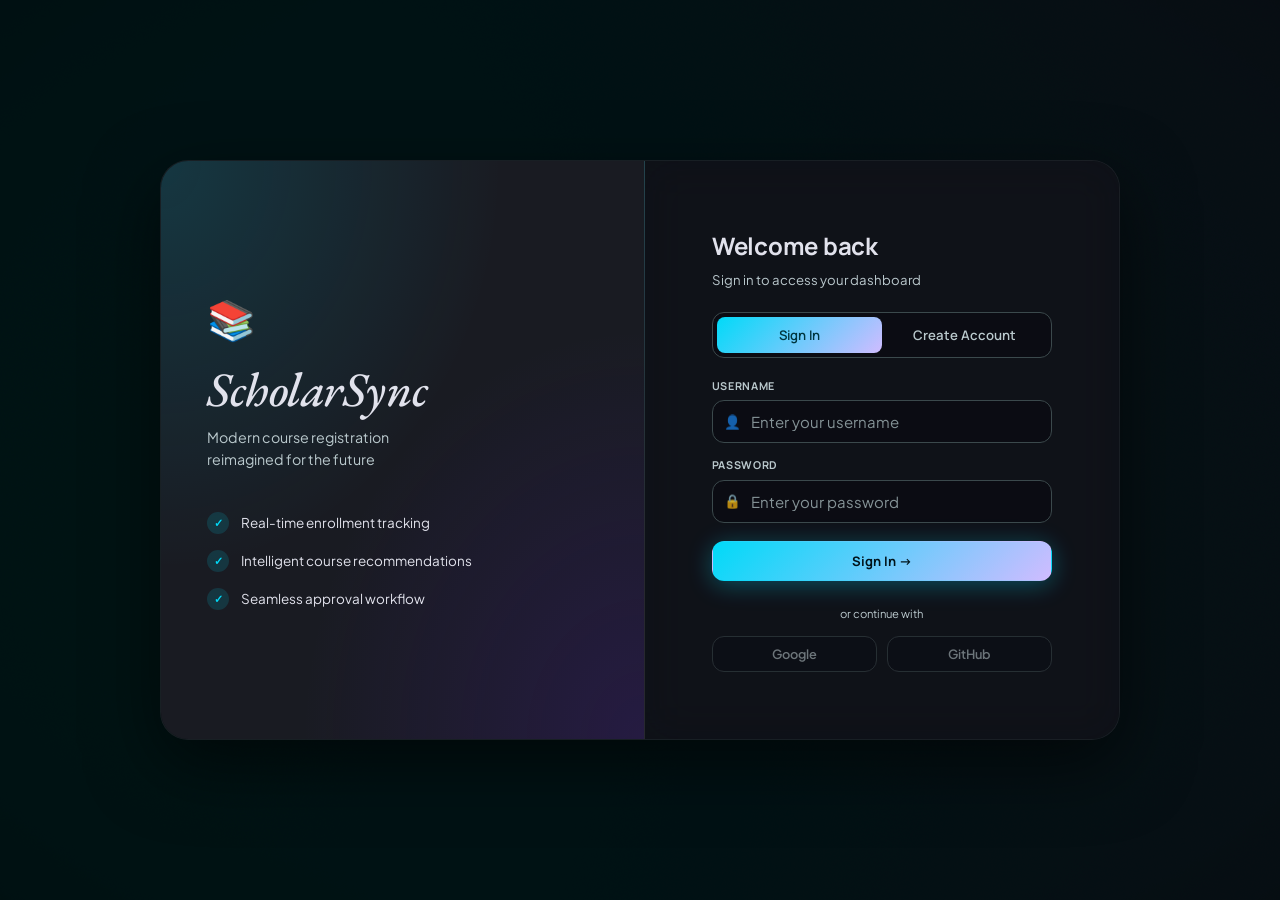
<file: frontend/index.html>
<!DOCTYPE html>
<html lang="en">
<head>
<meta charset="UTF-8" />
<meta name="viewport" content="width=device-width, initial-scale=1.0" />
<title>ScholarSync</title>
<link rel="stylesheet" href="css/styles.css" />
<link href="https://fonts.googleapis.com/css2?family=Material+Symbols+Outlined:wght,FILL@100..700,0..1&display=swap" rel="stylesheet" />
<link href="https://fonts.googleapis.com/css2?family=Manrope:wght@400;600;700;800&family=Plus+Jakarta+Sans:wght@400;500;600;700&family=EB+Garamond:ital,wght@0,400..700;1,400..700&display=swap" rel="stylesheet" />
</head>
<body>
<script src="js/nebula-bg.js"></script>

<div class="auth-wrapper">
  <!-- Animated background is the WebGL nebula canvas injected by js/nebula-bg.js -->
  <div class="auth-container glass">
    <div class="auth-left">
      <div class="auth-brand">
        <div class="brand-icon">📚</div>
        <h1>ScholarSync</h1>
        <p class="brand-tagline">Modern course registration<br />reimagined for the future</p>
      </div>
      <div class="auth-features">
        <div class="feature-item">
          <span class="feature-icon">✓</span>
          <span>Real-time enrollment tracking</span>
        </div>
        <div class="feature-item">
          <span class="feature-icon">✓</span>
          <span>Intelligent course recommendations</span>
        </div>
        <div class="feature-item">
          <span class="feature-icon">✓</span>
          <span>Seamless approval workflow</span>
        </div>
      </div>
    </div>

    <div class="auth-right">
      <div class="auth-card">
        <div class="auth-header">
          <h2>Welcome back</h2>
          <p class="auth-subtitle">Sign in to access your dashboard</p>
        </div>

        <div class="auth-tabs">
          <button class="auth-tab active" data-tab="login" onclick="switchAuthTab('login')">Sign In</button>
          <button class="auth-tab" data-tab="register" onclick="switchAuthTab('register')">Create Account</button>
        </div>

        <div id="authError" class="auth-error hidden"></div>

        <!-- Login Form -->
        <form id="loginForm" onsubmit="handleLogin(event)">
          <div class="form-group">
            <label>Username</label>
            <div class="input-group">
              <span class="input-icon">👤</span>
              <input type="text" id="loginUsername" placeholder="Enter your username" required />
            </div>
          </div>
          <div class="form-group">
            <label>Password</label>
            <div class="input-group">
              <span class="input-icon">🔒</span>
              <input type="password" id="loginPassword" placeholder="Enter your password" required />
            </div>
          </div>
          <button type="submit" class="btn btn-gradient btn-block">Sign In →</button>
        </form>

        <!-- Register Form -->
        <form id="registerForm" class="hidden" onsubmit="handleRegister(event)">
          <div class="form-group">
            <label>Full Name</label>
            <div class="input-group">
              <span class="input-icon">👤</span>
              <input type="text" id="regFullName" placeholder="Enter your full name" required />
            </div>
          </div>
          <div class="form-group">
            <label>Email</label>
            <div class="input-group">
              <span class="input-icon">✉️</span>
              <input type="email" id="regEmail" placeholder="Enter your email" required />
            </div>
          </div>
          <div class="form-group">
            <label>Username</label>
            <div class="input-group">
              <span class="input-icon">@</span>
              <input type="text" id="regUsername" placeholder="Choose a username" required minlength="3" />
            </div>
          </div>
          <div class="form-group">
            <label>Password</label>
            <div class="input-group">
              <span class="input-icon">🔒</span>
              <input type="password" id="regPassword" placeholder="Create a password" required minlength="6" />
            </div>
          </div>
          <button type="submit" class="btn btn-gradient btn-block">Create Account →</button>
        </form>

        <div class="auth-footer">
          <span class="auth-divider">or continue with</span>
          <div class="social-buttons">
            <button class="social-btn" type="button" disabled title="Not wired up — no backend support yet">Google</button>
            <button class="social-btn" type="button" disabled title="Not wired up — no backend support yet">GitHub</button>
          </div>
        </div>
      </div>
    </div>
  </div>
</div>

<script src="js/api.js"></script>
<script src="js/auth.js"></script>
</body>
</html>
</file>
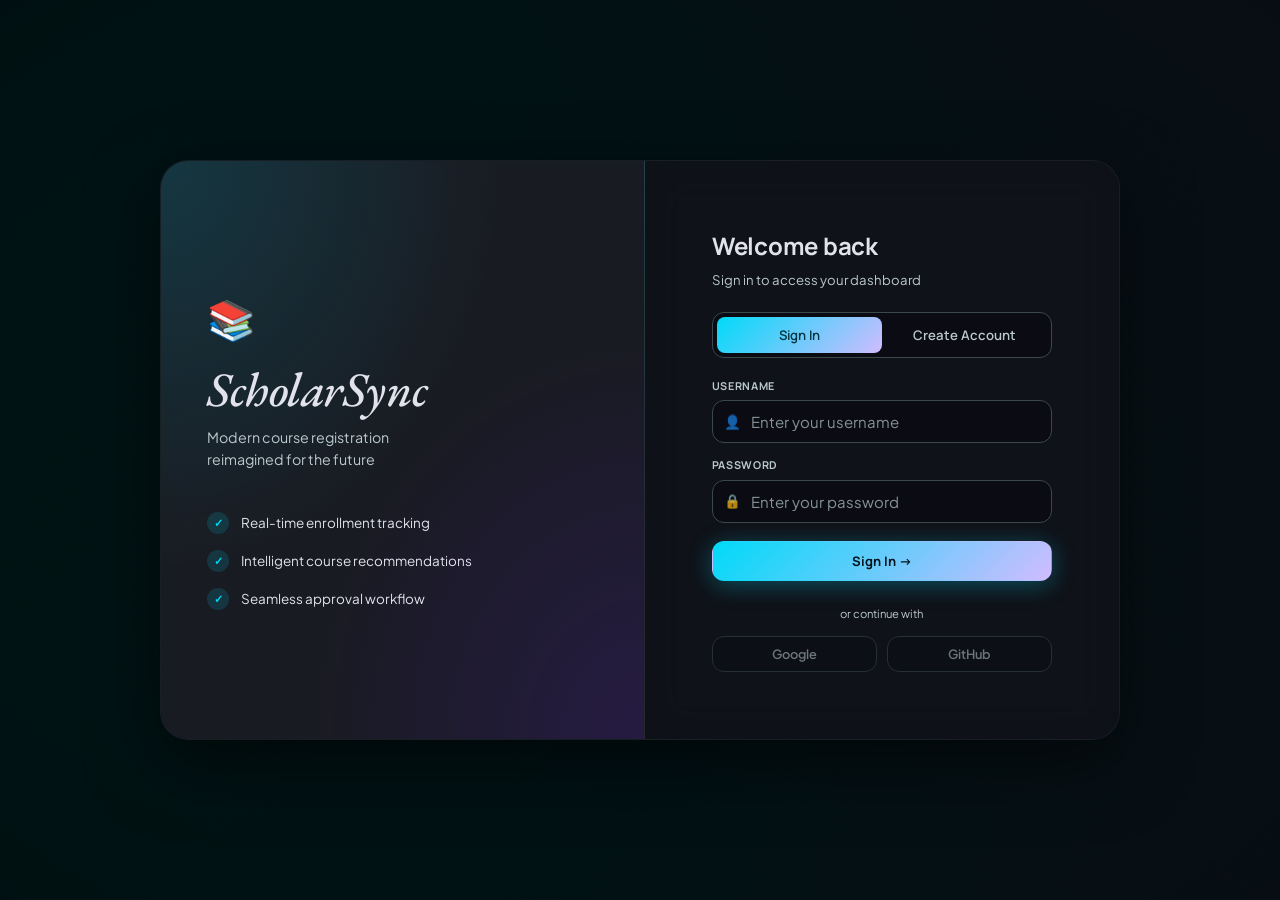
<file: frontend/admin.html>
<!DOCTYPE html>
<html lang="en">
<head>
<meta charset="UTF-8" />
<meta name="viewport" content="width=device-width, initial-scale=1.0" />
<title>Admin Dashboard — ScholarSync</title>
<link rel="stylesheet" href="css/styles.css" />
<link href="https://fonts.googleapis.com/css2?family=Material+Symbols+Outlined:wght,FILL@100..700,0..1&display=swap" rel="stylesheet" />
<link href="https://fonts.googleapis.com/css2?family=Manrope:wght@400;600;700;800&family=Plus+Jakarta+Sans:wght@400;500;600;700&family=EB+Garamond:ital,wght@0,400..700;1,400..700&display=swap" rel="stylesheet" />
</head>
<body>
<script src="js/nebula-bg.js"></script>

<!-- Sidebar -->
<nav class="sidebar glass">
  <div class="sidebar-brand">
    <span class="brand-emoji">📚</span>
    <span class="brand-name">ScholarSync</span>
  </div>

  <div class="sidebar-nav">
    <a href="#" class="nav-item active">
      <span class="nav-icon"><svg width="17" height="17" viewBox="0 0 24 24" fill="none" stroke="currentColor" stroke-width="2" stroke-linecap="round" stroke-linejoin="round"><path d="M4 19.5A2.5 2.5 0 0 1 6.5 17H20"/><path d="M6.5 2H20v20H6.5A2.5 2.5 0 0 1 4 19.5v-15A2.5 2.5 0 0 1 6.5 2Z"/></svg></span>
      <span>Courses</span>
    </a>
    <a href="#" class="nav-item">
      <span class="nav-icon"><svg width="17" height="17" viewBox="0 0 24 24" fill="none" stroke="currentColor" stroke-width="2" stroke-linecap="round" stroke-linejoin="round"><path d="M17 21v-2a4 4 0 0 0-4-4H5a4 4 0 0 0-4 4v2"/><circle cx="9" cy="7" r="4"/><path d="M23 21v-2a4 4 0 0 0-3-3.87M16 3.13a4 4 0 0 1 0 7.75"/></svg></span>
      <span>Students</span>
    </a>
    <a href="#" class="nav-item">
      <span class="nav-icon"><svg width="17" height="17" viewBox="0 0 24 24" fill="none" stroke="currentColor" stroke-width="2" stroke-linecap="round" stroke-linejoin="round"><path d="M3 3v18h18"/><path d="M18 17V9M13 17V5M8 17v-3"/></svg></span>
      <span>Analytics</span>
    </a>
  </div>

  <div class="sidebar-footer">
    <div class="user-profile">
      <div class="user-avatar" id="userAvatar">A</div>
      <div class="user-info">
        <span class="user-name" id="whoami">Admin</span>
        <span class="user-role">Administrator</span>
      </div>
      <button class="logout-btn" onclick="Auth.logout()"><svg width="15" height="15" viewBox="0 0 24 24" fill="none" stroke="currentColor" stroke-width="2" stroke-linecap="round" stroke-linejoin="round"><path d="M9 21H5a2 2 0 0 1-2-2V5a2 2 0 0 1 2-2h4"/><path d="M16 17 21 12 16 7"/><path d="M21 12H9"/></svg></button>
    </div>
  </div>
</nav>

<!-- Main Content -->
<main class="main">
  <!-- Top Bar -->
  <header class="topbar glass">
    <div class="topbar-left">
      <h1>Course Catalog</h1>
      <p>Manage all courses in the system</p>
    </div>
    <div class="topbar-right">
      <button class="btn btn-outline" onclick="openPathsAdminModal()">
        <svg width="14" height="14" viewBox="0 0 24 24" fill="none" stroke="currentColor" stroke-width="2" stroke-linecap="round" stroke-linejoin="round" style="margin-right:6px; vertical-align:-2px;"><circle cx="12" cy="12" r="10"/><path d="m16.24 7.76-2.12 6.36-6.36 2.12 2.12-6.36z"/></svg>Career Paths
      </button>
      <button class="btn btn-primary" onclick="openCreateModal()">
        <svg width="14" height="14" viewBox="0 0 24 24" fill="none" stroke="currentColor" stroke-width="2" stroke-linecap="round" stroke-linejoin="round" style="margin-right:4px; vertical-align:-2px;"><path d="M12 5v14M5 12h14"/></svg> New Course
      </button>
      <button class="btn btn-exit" onclick="Auth.logout()">
        <svg width="15" height="15" viewBox="0 0 24 24" fill="none" stroke="currentColor" stroke-width="2" stroke-linecap="round" stroke-linejoin="round" style="margin-right:6px; vertical-align:-2px;"><path d="M9 21H5a2 2 0 0 1-2-2V5a2 2 0 0 1 2-2h4"/><path d="M16 17 21 12 16 7"/><path d="M21 12H9"/></svg>Sign Out
      </button>
    </div>
  </header>

  <!-- Stats -->
  <div class="stats-grid">
    <div class="stat-card glass">
      <div class="stat-icon">📚</div>
      <div>
        <span class="stat-label">Total Courses</span>
        <span class="stat-value" id="totalCourses">0</span>
      </div>
    </div>
    <div class="stat-card glass">
      <div class="stat-icon">✅</div>
      <div>
        <span class="stat-label">Active</span>
        <span class="stat-value" id="activeCourses">0</span>
      </div>
    </div>
    <div class="stat-card glass">
      <div class="stat-icon">👨‍🏫</div>
      <div>
        <span class="stat-label">Instructors</span>
        <span class="stat-value" id="instructorCount">0</span>
      </div>
    </div>
    <div class="stat-card glass">
      <div class="stat-icon">🎓</div>
      <div>
        <span class="stat-label">Enrollments</span>
        <span class="stat-value" id="enrollmentCount">0</span>
      </div>
    </div>
  </div>

  <div id="listError" class="error-banner hidden"></div>

  <!-- Table -->
  <div class="table-wrapper glass">
    <table class="modern-table">
      <thead>
        <tr>
          <th>Code</th>
          <th>Course</th>
          <th>Instructor</th>
          <th>Schedule</th>
          <th>Seats</th>
          <th>Status</th>
          <th>Actions</th>
        </tr>
      </thead>
      <tbody id="courseBody">
        <tr>
          <td colspan="7" class="loading-cell">
            <div class="spinner"></div>
            Loading courses...
          </td>
        </tr>
      </tbody>
    </table>
  </div>
</main>

<!-- ============================================================
     COURSE MODAL - COMPLETE WORKING VERSION
     ============================================================ -->
<div id="courseModal" class="modal-overlay hidden">
  <div class="modal glass">
    <div class="modal-header">
      <h2 id="modalTitle">Create Course</h2>
      <button class="modal-close" onclick="closeCourseModal()"><svg width="16" height="16" viewBox="0 0 24 24" fill="none" stroke="currentColor" stroke-width="2" stroke-linecap="round" stroke-linejoin="round"><path d="M18 6 6 18M6 6l12 12"/></svg></button>
    </div>
    
    <div id="modalError" class="error-banner hidden"></div>
    
    <form id="courseForm" onsubmit="submitCourseForm(event)">
      <input type="hidden" id="courseId" />
      
      <div class="form-grid">
        <!-- Course Code -->
        <div class="form-group">
          <label>Course Code</label>
          <input id="fCode" required placeholder="e.g. CS101" />
        </div>
        
        <!-- Credits -->
        <div class="form-group">
          <label>Credits</label>
          <input id="fCredits" type="number" min="1" required value="3" />
        </div>
        
        <!-- Title -->
        <div class="form-group full-width">
          <label>Title</label>
          <input id="fTitle" required placeholder="Introduction to Programming" />
        </div>
        
        <!-- Description -->
        <div class="form-group full-width">
          <label>Description</label>
          <textarea id="fDescription" rows="2" placeholder="Course description..."></textarea>
        </div>
        
        <!-- Instructor -->
        <div class="form-group">
          <label>Instructor</label>
          <input id="fInstructor" required placeholder="Dr. Smith" />
        </div>
        
        <!-- Semester -->
        <div class="form-group">
          <label>Semester</label>
          <input id="fSemester" required placeholder="Fall 2026" />
        </div>
        
        <!-- Day -->
        <div class="form-group">
          <label>Day</label>
          <select id="fDay" required>
            <option value="MONDAY">Monday</option>
            <option value="TUESDAY">Tuesday</option>
            <option value="WEDNESDAY">Wednesday</option>
            <option value="THURSDAY">Thursday</option>
            <option value="FRIDAY">Friday</option>
            <option value="SATURDAY">Saturday</option>
            <option value="SUNDAY">Sunday</option>
          </select>
        </div>
        
        <!-- Time -->
        <div class="form-group">
          <label>Time</label>
          <div class="time-group">
            <input id="fStart" type="time" required />
            <span style="color: var(--text-secondary);">to</span>
            <input id="fEnd" type="time" required />
          </div>
        </div>
        
        <!-- Capacity -->
        <div class="form-group">
          <label>Capacity</label>
          <input id="fCapacity" type="number" min="1" required placeholder="30" />
        </div>
      </div>
      
      <!-- Modal Actions -->
      <div class="modal-actions">
        <button type="button" class="btn btn-outline" onclick="closeCourseModal()">Cancel</button>
        <button type="submit" class="btn btn-primary" id="modalSubmitBtn">Save Course</button>
      </div>
    </form>
  </div>
</div>

<!-- ============================================================
     CONTENT MANAGEMENT MODAL — add/edit/remove lessons for a course
     ============================================================ -->
<div id="contentModal" class="modal-overlay hidden">
  <div class="modal glass">
    <div class="modal-header">
      <h2 id="contentModalTitle">Manage Content</h2>
      <button class="modal-close" onclick="closeContentModal()"><svg width="16" height="16" viewBox="0 0 24 24" fill="none" stroke="currentColor" stroke-width="2" stroke-linecap="round" stroke-linejoin="round"><path d="M18 6 6 18M6 6l12 12"/></svg></button>
    </div>

    <div id="contentError" class="error-banner hidden"></div>

    <!-- Existing lessons for this course -->
    <div id="contentListWrap" style="margin-bottom: 18px;">
      <ul id="contentList" style="list-style:none; padding:0; margin:0; display:flex; flex-direction:column; gap:8px;"></ul>
    </div>

    <!-- Add / edit a lesson -->
    <form id="contentForm" onsubmit="submitContentForm(event)">
      <input type="hidden" id="cContentId" />
      <input type="hidden" id="cCourseId" />

      <div class="form-grid">
        <div class="form-group full-width">
          <label>Lesson Title</label>
          <input id="cTitle" required placeholder="e.g. Week 1 — Getting Started" />
        </div>

        <div class="form-group">
          <label>Type</label>
          <select id="cType" onchange="toggleContentTypeFields()">
            <option value="TEXT">Text lesson</option>
            <option value="LINK">External link (video, article, etc.)</option>
          </select>
        </div>

        <div class="form-group">
          <label>Order</label>
          <input id="cOrder" type="number" min="0" value="0" />
        </div>

        <div class="form-group full-width" id="cBodyWrap">
          <label>Lesson content</label>
          <textarea id="cBody" rows="4" placeholder="Write the lesson content here..."></textarea>
        </div>

        <div class="form-group full-width hidden" id="cUrlWrap">
          <label>URL</label>
          <input id="cUrl" placeholder="https://..." />
        </div>
      </div>

      <div class="modal-actions">
        <button type="button" class="btn btn-outline" onclick="resetContentForm()">Clear</button>
        <button type="submit" class="btn btn-primary" id="contentSubmitBtn">Add Lesson</button>
      </div>
    </form>
  </div>
</div>

<!-- ============================================================
     QUIZ MANAGEMENT MODAL — quizzes list view + question authoring view
     (one modal, two swappable "views" inside it)
     ============================================================ -->
<div id="quizModal" class="modal-overlay hidden">
  <div class="modal glass">
    <div class="modal-header">
      <h2 id="quizModalTitle">Quizzes</h2>
      <button class="modal-close" onclick="closeQuizModal()"><svg width="16" height="16" viewBox="0 0 24 24" fill="none" stroke="currentColor" stroke-width="2" stroke-linecap="round" stroke-linejoin="round"><path d="M18 6 6 18M6 6l12 12"/></svg></button>
    </div>

    <div id="quizError" class="error-banner hidden"></div>

    <!-- VIEW 1: list of quizzes for this course -->
    <div id="quizListView">
      <ul id="quizList" style="list-style:none; padding:0; margin:0 0 18px; display:flex; flex-direction:column; gap:8px;"></ul>

      <form id="newQuizForm" onsubmit="submitNewQuiz(event)">
        <div class="form-grid">
          <div class="form-group full-width">
            <label>New Quiz Title</label>
            <input id="qTitle" required placeholder="e.g. Week 1 Check-in" />
          </div>
          <div class="form-group full-width">
            <label>Description (optional)</label>
            <input id="qDescription" placeholder="Short description" />
          </div>
        </div>
        <div class="modal-actions">
          <button type="submit" class="btn btn-primary">+ Create Quiz</button>
        </div>
      </form>
    </div>

    <!-- VIEW 2: questions for a selected quiz -->
    <div id="quizDetailView" class="hidden">
      <button type="button" class="btn btn-outline btn-small" style="margin-bottom:14px;" onclick="backToQuizList()">← Back to quizzes</button>

      <ul id="questionList" style="list-style:none; padding:0; margin:0 0 18px; display:flex; flex-direction:column; gap:8px;"></ul>

      <form id="newQuestionForm" onsubmit="submitNewQuestion(event)">
        <div class="form-group full-width">
          <label>Question</label>
          <input id="qnText" required placeholder="e.g. What does JDBC stand for?" />
        </div>
        <p style="font-size:0.78rem; color:var(--text-secondary); margin-bottom:8px;">
          Fill in at least 2 options, and mark the one correct answer.
        </p>
        <div id="optionRows" style="display:flex; flex-direction:column; gap:8px; margin-bottom:14px;"></div>
        <div class="modal-actions">
          <button type="submit" class="btn btn-primary">+ Add Question</button>
        </div>
      </form>
    </div>
  </div>
</div>

<!-- Analytics modal — read-only, no CSS classes needed beyond what already exists -->
<div id="analyticsModal" class="modal-overlay hidden">
  <div class="modal glass" style="max-width: 640px;">
    <div class="modal-header">
      <h2 id="analyticsModalTitle">Analytics</h2>
      <button class="modal-close" onclick="closeAnalyticsModal()"><svg width="16" height="16" viewBox="0 0 24 24" fill="none" stroke="currentColor" stroke-width="2" stroke-linecap="round" stroke-linejoin="round"><path d="M18 6 6 18M6 6l12 12"/></svg></button>
    </div>
    <div id="analyticsError" class="error-banner hidden"></div>
    <div id="analyticsBody"></div>
  </div>
</div>

<!-- Career Paths admin modal (list view + detail view, same swappable pattern as Quizzes) -->
<div id="pathsAdminModal" class="modal-overlay hidden">
  <div class="modal glass">
    <div class="modal-header">
      <h2 id="pathsAdminTitle">Career Paths</h2>
      <button class="modal-close" onclick="closePathsAdminModal()"><svg width="16" height="16" viewBox="0 0 24 24" fill="none" stroke="currentColor" stroke-width="2" stroke-linecap="round" stroke-linejoin="round"><path d="M18 6 6 18M6 6l12 12"/></svg></button>
    </div>

    <div id="pathsAdminError" class="error-banner hidden"></div>

    <!-- VIEW 1: list of paths -->
    <div id="pathsAdminListView">
      <div id="pathsAdminList" style="margin-bottom:18px;"></div>

      <form id="newPathForm" onsubmit="submitNewPath(event)">
        <div class="form-grid">
          <div class="form-group full-width">
            <label>New Path Name</label>
            <input id="pName" required placeholder="e.g. Backend Developer" />
          </div>
          <div class="form-group full-width">
            <label>Description (optional)</label>
            <input id="pDescription" placeholder="Short description" />
          </div>
        </div>
        <div class="modal-actions">
          <button type="submit" class="btn btn-primary">+ Create Path</button>
        </div>
      </form>
    </div>

    <!-- VIEW 2: courses in a selected path -->
    <div id="pathDetailAdminView" class="hidden">
      <button type="button" class="btn btn-outline btn-small" style="margin-bottom:14px;" onclick="backToPathsAdminList()">← Back to paths</button>
      <div id="pathDetailAdminList" style="margin-bottom:16px;"></div>

      <div class="form-grid">
        <div class="form-group full-width">
          <label>Add a course to this path</label>
          <select id="pAddCourseSelect"></select>
        </div>
      </div>
      <div class="modal-actions">
        <button type="button" class="btn btn-primary" onclick="addCourseToPath()">+ Add Course</button>
      </div>
    </div>
  </div>
</div>

<!-- Side Quest management modal — same list-form pattern as Content -->
<div id="questModal" class="modal-overlay hidden">
  <div class="modal glass">
    <div class="modal-header">
      <h2 id="questModalTitle">Side Quests</h2>
      <button class="modal-close" onclick="closeQuestModal()"><svg width="16" height="16" viewBox="0 0 24 24" fill="none" stroke="currentColor" stroke-width="2" stroke-linecap="round" stroke-linejoin="round"><path d="M18 6 6 18M6 6l12 12"/></svg></button>
    </div>

    <div id="questError" class="error-banner hidden"></div>

    <ul id="questList" style="list-style:none; padding:0; margin:0 0 18px; display:flex; flex-direction:column; gap:8px;"></ul>

    <form id="newQuestForm" onsubmit="submitNewQuest(event)">
      <div class="form-grid">
        <div class="form-group full-width">
          <label>Quest Title</label>
          <input id="qtTitle" required placeholder="e.g. Introduce yourself in the discussion" />
        </div>
        <div class="form-group full-width">
          <label>Description (optional)</label>
          <input id="qtDescription" placeholder="What should the student do?" />
        </div>
        <div class="form-group">
          <label>Points</label>
          <input id="qtPoints" type="number" min="1" value="10" />
        </div>
      </div>
      <div class="modal-actions">
        <button type="submit" class="btn btn-primary"><svg width="14" height="14" viewBox="0 0 24 24" fill="none" stroke="currentColor" stroke-width="2" stroke-linecap="round" stroke-linejoin="round" style="vertical-align:-2px; margin-right:5px;"><path d="M12 5v14M5 12h14"/></svg>Add Quest</button>
      </div>
    </form>
  </div>
</div>

<script src="js/api.js"></script>
<script src="js/admin.js"></script>
</body>
</html>
</file>
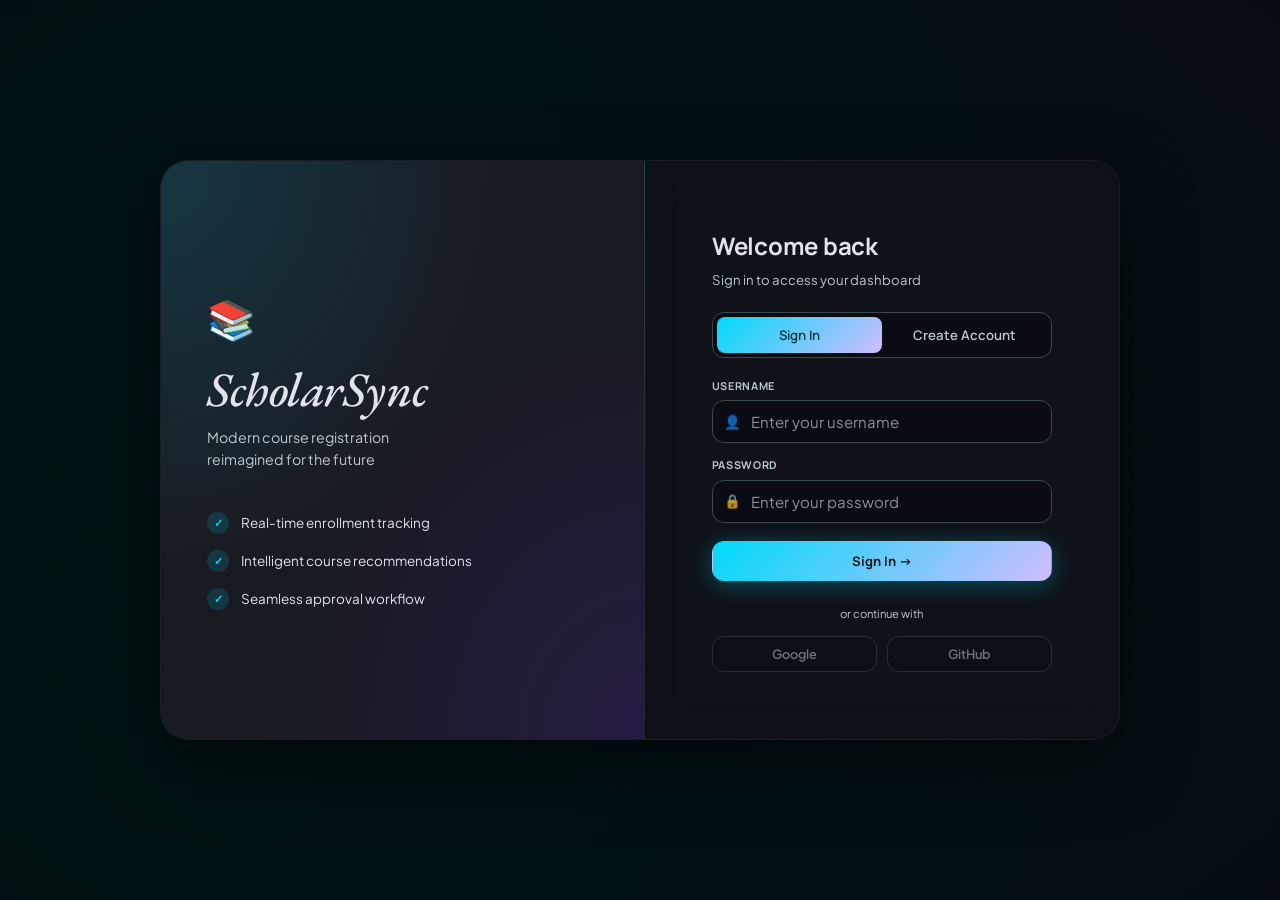
<file: frontend/registrar.html>
<!DOCTYPE html>
<html lang="en">
<head>
<meta charset="UTF-8" />
<meta name="viewport" content="width=device-width, initial-scale=1.0" />
<title>Registrar Dashboard — ScholarSync</title>
<link rel="stylesheet" href="css/styles.css" />
<link href="https://fonts.googleapis.com/css2?family=Material+Symbols+Outlined:wght,FILL@100..700,0..1&display=swap" rel="stylesheet" />
<link href="https://fonts.googleapis.com/css2?family=Manrope:wght@400;600;700;800&family=Plus+Jakarta+Sans:wght@400;500;600;700&family=EB+Garamond:ital,wght@0,400..700;1,400..700&display=swap" rel="stylesheet" />
</head>
<body>
<script src="js/nebula-bg.js"></script>

<!-- Sidebar -->
<nav class="sidebar glass">
  <div class="sidebar-brand">
    <span class="brand-emoji">📜</span>
    <span class="brand-name">ScholarSync</span>
  </div>

  <div class="sidebar-nav">
    <a href="#" class="nav-item active" data-tab="enrollments" onclick="switchTab('enrollments')">
      <span class="nav-icon"><svg width="17" height="17" viewBox="0 0 24 24" fill="none" stroke="currentColor" stroke-width="2" stroke-linecap="round" stroke-linejoin="round"><path d="M22 12h-6l-2 3h-4l-2-3H2"/><path d="M5.45 5.11 2 12v6a2 2 0 0 0 2 2h16a2 2 0 0 0 2-2v-6l-3.45-6.89A2 2 0 0 0 16.76 4H7.24a2 2 0 0 0-1.79 1.11Z"/></svg></span>
      <span>Enrollments</span>
    </a>
    <a href="#" class="nav-item" data-tab="drops" onclick="switchTab('drops')">
      <span class="nav-icon"><svg width="17" height="17" viewBox="0 0 24 24" fill="none" stroke="currentColor" stroke-width="2" stroke-linecap="round" stroke-linejoin="round"><path d="m22 2-7 20-4-9-9-4Z"/><path d="M22 2 11 13"/></svg></span>
      <span>Drops</span>
    </a>
    <a href="#" class="nav-item" data-tab="courses" onclick="switchTab('courses')">
      <span class="nav-icon"><svg width="17" height="17" viewBox="0 0 24 24" fill="none" stroke="currentColor" stroke-width="2" stroke-linecap="round" stroke-linejoin="round"><path d="M4 19.5A2.5 2.5 0 0 1 6.5 17H20"/><path d="M6.5 2H20v20H6.5A2.5 2.5 0 0 1 4 19.5v-15A2.5 2.5 0 0 1 6.5 2Z"/></svg></span>
      <span>All Courses</span>
    </a>
  </div>

  <div class="sidebar-footer">
    <div class="user-profile">
      <div class="user-avatar" id="userAvatar">R</div>
      <div class="user-info">
        <span class="user-name" id="whoami">Registrar</span>
        <span class="user-role">Registrar</span>
      </div>
      <button class="logout-btn" onclick="Auth.logout()"><svg width="15" height="15" viewBox="0 0 24 24" fill="none" stroke="currentColor" stroke-width="2" stroke-linecap="round" stroke-linejoin="round"><path d="M9 21H5a2 2 0 0 1-2-2V5a2 2 0 0 1 2-2h4"/><path d="M16 17 21 12 16 7"/><path d="M21 12H9"/></svg></button>
    </div>
  </div>
</nav>

<!-- Main Content -->
<main class="main">
  <header class="topbar glass">
    <div class="topbar-left">
      <h1 id="pageTitle">Pending Enrollments</h1>
      <p id="pageSubtitle">Review and approve student enrollment requests</p>
    </div>
    <div class="topbar-right">
      <span class="welcome-badge">📋 Pending Reviews</span>
      <button class="btn btn-exit" onclick="Auth.logout()">
        <span style="margin-right:6px; display:inline-flex; vertical-align:-2px;"><svg width="15" height="15" viewBox="0 0 24 24" fill="none" stroke="currentColor" stroke-width="2" stroke-linecap="round" stroke-linejoin="round"><path d="M9 21H5a2 2 0 0 1-2-2V5a2 2 0 0 1 2-2h4"/><path d="M16 17 21 12 16 7"/><path d="M21 12H9"/></svg></span>Sign Out
      </button>
    </div>
  </header>

  <div class="tab-content">
    <!-- PENDING ENROLLMENTS -->
    <div id="panel-enrollments" class="tab-panel active">
      <div id="enrollError" class="error-banner hidden"></div>
      <div class="table-wrapper glass">
        <table class="modern-table">
          <thead>
            <tr>
              <th>Student</th>
              <th>Code</th>
              <th>Course</th>
              <th>Requested</th>
              <th>Actions</th>
            </tr>
          </thead>
          <tbody id="enrollBody">
            <tr>
              <td colspan="5" class="loading-cell">
                <div class="spinner"></div>
                Loading enrollments...
              </td>
            </tr>
          </tbody>
        </table>
      </div>
    </div>

    <!-- PENDING DROPS -->
    <div id="panel-drops" class="tab-panel">
      <div id="dropError" class="error-banner hidden"></div>
      <div class="table-wrapper glass">
        <table class="modern-table">
          <thead>
            <tr>
              <th>Student</th>
              <th>Code</th>
              <th>Course</th>
              <th>Requested</th>
              <th>Actions</th>
            </tr>
          </thead>
          <tbody id="dropBody">
            <tr>
              <td colspan="5" class="loading-cell">
                <div class="spinner"></div>
                Loading drops...
              </td>
            </tr>
          </tbody>
        </table>
      </div>
    </div>

    <!-- ALL COURSES -->
    <div id="panel-courses" class="tab-panel">
      <div id="courseError" class="error-banner hidden"></div>
      <div class="table-wrapper glass">
        <table class="modern-table">
          <thead>
            <tr>
              <th>Code</th>
              <th>Title</th>
              <th>Instructor</th>
              <th>Seats</th>
              <th>Status</th>
              <th>Actions</th>
            </tr>
          </thead>
          <tbody id="registrarCourseBody">
            <tr>
              <td colspan="6" class="loading-cell">
                <div class="spinner"></div>
                Loading courses...
              </td>
            </tr>
          </tbody>
        </table>
      </div>
    </div>
  </div>
</main>

<!-- Confirm Remove Modal -->
<div id="confirmModal" class="modal-overlay hidden">
  <div class="modal glass">
    <div class="modal-header">
      <h2>⚠️ Remove Course</h2>
      <button class="modal-close" onclick="closeConfirmModal()"><svg width="16" height="16" viewBox="0 0 24 24" fill="none" stroke="currentColor" stroke-width="2" stroke-linecap="round" stroke-linejoin="round"><path d="M18 6 6 18M6 6l12 12"/></svg></button>
    </div>
    <p style="color: var(--text-secondary); margin: 16px 0;" id="confirmText">
      Are you sure you want to remove this course?
    </p>
    <div class="modal-actions">
      <button class="btn btn-outline" onclick="closeConfirmModal()">Cancel</button>
      <button class="btn btn-danger" id="confirmRemoveBtn">Remove Course</button>
    </div>
  </div>
</div>

<script src="js/api.js"></script>
<script src="js/registrar.js"></script>
</body>
</html>
</file>
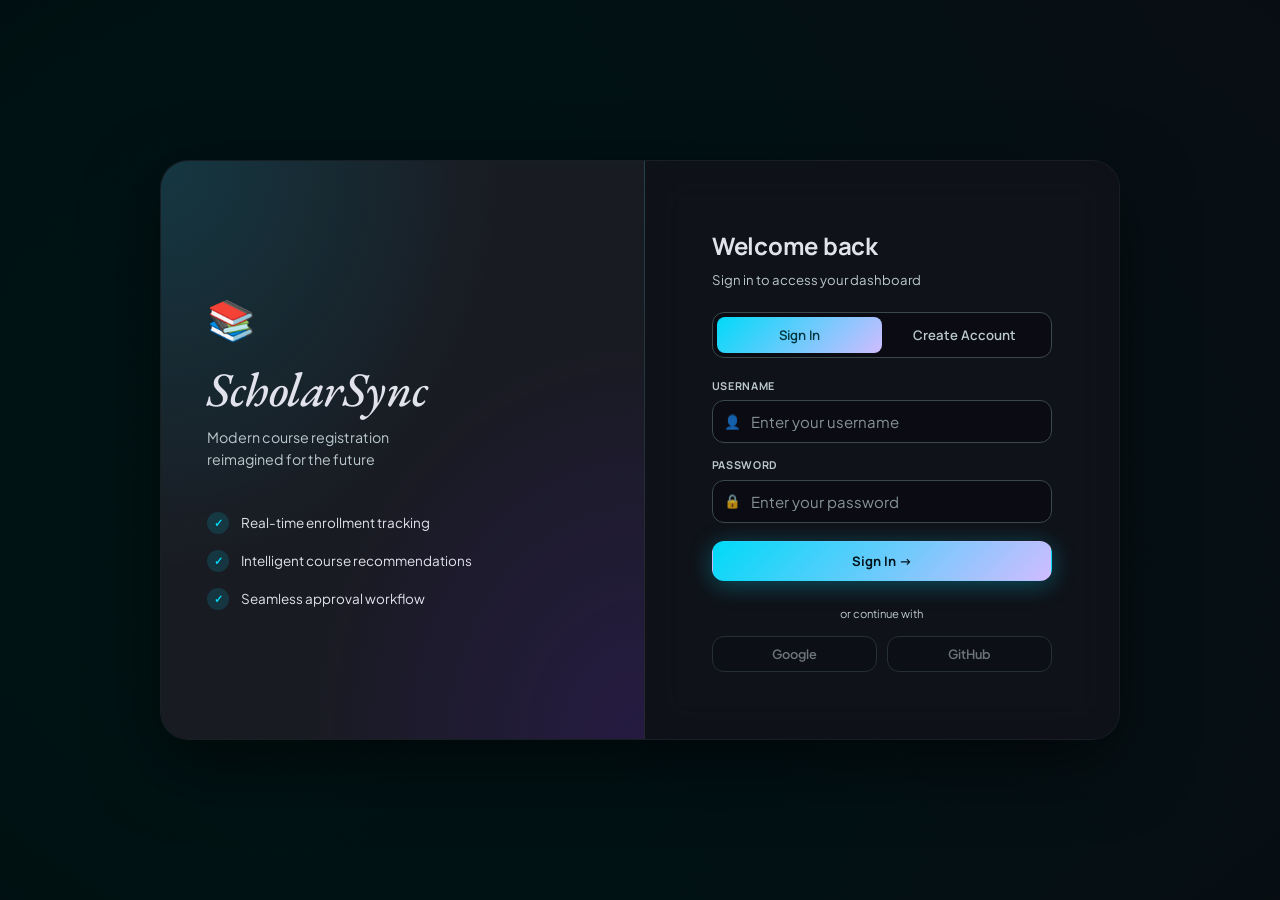
<file: frontend/student.html>
<!DOCTYPE html>
<html lang="en">
<head>
<meta charset="UTF-8" />
<meta name="viewport" content="width=device-width, initial-scale=1.0" />
<title>Student Dashboard — ScholarSync</title>
<link rel="stylesheet" href="css/styles.css" />
<link href="https://fonts.googleapis.com/css2?family=Material+Symbols+Outlined:wght,FILL@100..700,0..1&display=swap" rel="stylesheet" />
<link href="https://fonts.googleapis.com/css2?family=Manrope:wght@400;600;700;800&family=Plus+Jakarta+Sans:wght@400;500;600;700&family=EB+Garamond:ital,wght@0,400..700;1,400..700&display=swap" rel="stylesheet" />
</head>
<body>
<script src="js/nebula-bg.js"></script>

<!-- Sidebar -->
<nav class="sidebar glass">
  <div class="sidebar-brand">
    <span class="brand-emoji">🎓</span>
    <span class="brand-name">ScholarSync</span>
  </div>

  <div class="sidebar-nav">
    <a href="#" class="nav-item active" data-tab="catalog" onclick="switchTab('catalog')">
      <span class="nav-icon"><svg width="17" height="17" viewBox="0 0 24 24" fill="none" stroke="currentColor" stroke-width="2" stroke-linecap="round" stroke-linejoin="round"><path d="M4 19.5A2.5 2.5 0 0 1 6.5 17H20"/><path d="M6.5 2H20v20H6.5A2.5 2.5 0 0 1 4 19.5v-15A2.5 2.5 0 0 1 6.5 2Z"/></svg></span>
      <span>Catalog</span>
    </a>
    <a href="#" class="nav-item" data-tab="mine" onclick="switchTab('mine')">
      <span class="nav-icon"><svg width="17" height="17" viewBox="0 0 24 24" fill="none" stroke="currentColor" stroke-width="2" stroke-linecap="round" stroke-linejoin="round"><path d="M8 6h13M8 12h13M8 18h13M3 6h.01M3 12h.01M3 18h.01"/></svg></span>
      <span>My Enrollments</span>
    </a>
    <a href="#" class="nav-item" data-tab="schedule" onclick="switchTab('schedule')">
      <span class="nav-icon"><svg width="17" height="17" viewBox="0 0 24 24" fill="none" stroke="currentColor" stroke-width="2" stroke-linecap="round" stroke-linejoin="round"><rect x="3" y="4" width="18" height="18" rx="2"/><path d="M16 2v4M8 2v4M3 10h18"/></svg></span>
      <span>Schedule</span>
    </a>
    <a href="#" class="nav-item" data-tab="paths" onclick="switchTab('paths')">
      <span class="nav-icon"><svg width="17" height="17" viewBox="0 0 24 24" fill="none" stroke="currentColor" stroke-width="2" stroke-linecap="round" stroke-linejoin="round"><circle cx="12" cy="12" r="10"/><path d="m16.24 7.76-2.12 6.36-6.36 2.12 2.12-6.36z"/></svg></span>
      <span>Career Paths</span>
    </a>
    <a href="#" class="nav-item" data-tab="badges" onclick="switchTab('badges')">
      <span class="nav-icon"><svg width="17" height="17" viewBox="0 0 24 24" fill="none" stroke="currentColor" stroke-width="2" stroke-linecap="round" stroke-linejoin="round"><circle cx="12" cy="8" r="6"/><path d="M15.5 13.5 17 22l-5-3-5 3 1.5-8.5"/></svg></span>
      <span>Badges</span>
    </a>
  </div>

  <div class="sidebar-footer">
    <div class="user-profile">
      <div class="user-avatar" id="userAvatar">S</div>
      <div class="user-info">
        <span class="user-name" id="whoami">Student</span>
        <span class="user-role">Student</span>
      </div>
      <button class="logout-btn" onclick="Auth.logout()"><svg width="15" height="15" viewBox="0 0 24 24" fill="none" stroke="currentColor" stroke-width="2" stroke-linecap="round" stroke-linejoin="round"><path d="M9 21H5a2 2 0 0 1-2-2V5a2 2 0 0 1 2-2h4"/><path d="M16 17 21 12 16 7"/><path d="M21 12H9"/></svg></button>
    </div>
  </div>
</nav>

<!-- Main Content -->
<main class="main">
  <!-- Top Bar -->
  <header class="topbar glass">
    <div class="topbar-left">
      <h1 id="pageTitle">Course Catalog</h1>
      <p id="pageSubtitle">Browse courses and request enrollment</p>
    </div>
    <div class="topbar-right">
      <span class="welcome-badge">👋 Welcome back!</span>
      <button class="btn btn-exit" onclick="Auth.logout()">
        <span style="margin-right:6px; display:inline-flex; vertical-align:-2px;"><svg width="15" height="15" viewBox="0 0 24 24" fill="none" stroke="currentColor" stroke-width="2" stroke-linecap="round" stroke-linejoin="round"><path d="M9 21H5a2 2 0 0 1-2-2V5a2 2 0 0 1 2-2h4"/><path d="M16 17 21 12 16 7"/><path d="M21 12H9"/></svg></span>Sign Out
      </button>
    </div>
  </header>

  <!-- Tab Content -->
  <div class="tab-content">
    
    <!-- CATALOG TAB -->
    <div id="panel-catalog" class="tab-panel active">
      <!-- Search -->
      <div class="search-section glass">
        <div class="search-grid">
          <div class="search-group">
            <label>🔍 Search</label>
            <input id="searchKeyword" placeholder="Course code, title, or instructor..." oninput="debouncedSearch()" />
          </div>
          <div class="search-group">
            <label>📆 Semester</label>
            <input id="searchSemester" placeholder="e.g. Fall 2026" oninput="debouncedSearch()" />
          </div>
          <div class="search-group" style="display: flex; align-items: flex-end;">
            <button class="btn btn-primary" onclick="loadCatalog()" style="width: 100%;">
              🔄 Search
            </button>
          </div>
        </div>
      </div>

      <div id="catalogError" class="error-banner hidden"></div>

      <!-- Course Table -->
      <div class="table-wrapper glass">
        <table class="modern-table">
          <thead>
            <tr>
              <th>Code</th>
              <th>Title</th>
              <th>Instructor</th>
              <th>Schedule</th>
              <th>Credits</th>
              <th>Seats</th>
              <th>Action</th>
            </tr>
          </thead>
          <tbody id="catalogBody">
            <tr>
              <td colspan="7" class="loading-cell">
                <div class="spinner"></div>
                Loading courses...
              </td>
            </tr>
          </tbody>
        </table>
      </div>
    </div>

    <!-- MY ENROLLMENTS TAB -->
    <div id="panel-mine" class="tab-panel">
      <div id="mineError" class="error-banner hidden"></div>
      <div class="table-wrapper glass">
        <table class="modern-table">
          <thead>
            <tr>
              <th>Code</th>
              <th>Title</th>
              <th>Requested</th>
              <th>Status</th>
              <th>Note</th>
              <th>Action</th>
            </tr>
          </thead>
          <tbody id="mineBody">
            <tr>
              <td colspan="6" class="loading-cell">
                <div class="spinner"></div>
                Loading enrollments...
              </td>
            </tr>
          </tbody>
        </table>
      </div>
    </div>

    <!-- SCHEDULE TAB -->
    <div id="panel-schedule" class="tab-panel">
      <div id="scheduleError" class="error-banner hidden"></div>
      <div class="table-wrapper glass">
        <table class="modern-table">
          <thead>
            <tr>
              <th>Day</th>
              <th>Time</th>
              <th>Code</th>
              <th>Title</th>
              <th>Instructor</th>
            </tr>
          </thead>
          <tbody id="scheduleBody">
            <tr>
              <td colspan="5" class="loading-cell">
                <div class="spinner"></div>
                Loading schedule...
              </td>
            </tr>
          </tbody>
        </table>
      </div>
    </div>

    <!-- CAREER PATHS TAB -->
    <div id="panel-paths" class="tab-panel">
      <div id="pathsError" class="error-banner hidden"></div>
      <!-- List view -->
      <div id="pathsListView">
        <div id="pathsList"></div>
      </div>
      <!-- Detail view (courses in a selected path, with status) -->
      <div id="pathDetailView" class="hidden">
        <button type="button" class="btn btn-outline btn-small" style="margin-bottom:14px;" onclick="backToPathsList()">← Back to career paths</button>
        <div id="pathDetailBody"></div>
      </div>
    </div>

    <!-- BADGES TAB -->
    <div id="panel-badges" class="tab-panel">
      <div id="badgesError" class="error-banner hidden"></div>
      <div id="badgesList"></div>
    </div>
  </div>
</main>

<!-- Course Content Viewer (read-only, for enrolled students) -->
<div id="contentViewerModal" class="modal-overlay hidden">
  <div class="modal glass">
    <div class="modal-header">
      <h2 id="contentViewerTitle">Lessons</h2>
      <button class="modal-close" onclick="closeContentViewer()"><svg width="16" height="16" viewBox="0 0 24 24" fill="none" stroke="currentColor" stroke-width="2" stroke-linecap="round" stroke-linejoin="round"><path d="M18 6 6 18M6 6l12 12"/></svg></button>
    </div>
    <div id="contentViewerBody"></div>
  </div>
</div>

<!-- Quiz taking flow (list -> take -> results, one modal, three swappable views) -->
<div id="quizStudentModal" class="modal-overlay hidden">
  <div class="modal glass">
    <div class="modal-header">
      <h2 id="quizStudentTitle">Quizzes</h2>
      <button class="modal-close" onclick="closeQuizModal()"><svg width="16" height="16" viewBox="0 0 24 24" fill="none" stroke="currentColor" stroke-width="2" stroke-linecap="round" stroke-linejoin="round"><path d="M18 6 6 18M6 6l12 12"/></svg></button>
    </div>

    <div id="quizStudentError" class="error-banner hidden"></div>

    <!-- VIEW 1: list of quizzes for the course -->
    <div id="quizStudentListView">
      <div id="quizStudentList"></div>
    </div>

    <!-- VIEW 2: taking a quiz -->
    <div id="quizTakeView" class="hidden">
      <button type="button" class="btn btn-outline btn-small" style="margin-bottom:14px;" onclick="backToQuizStudentList()">← Back to quizzes</button>
      <div id="quizTakeQuestions"></div>
      <div class="modal-actions">
        <button type="button" class="btn btn-primary" id="submitQuizBtn" onclick="submitQuizAttempt()">Submit Answers</button>
      </div>
    </div>

    <!-- VIEW 3: results -->
    <div id="quizResultView" class="hidden">
      <button type="button" class="btn btn-outline btn-small" style="margin-bottom:14px;" onclick="backToQuizStudentList()">← Back to quizzes</button>
      <div id="quizResultSummary" style="margin-bottom:14px;"></div>
      <div id="quizResultQuestions"></div>
    </div>
  </div>
</div>

<!-- Certificate: shows progress + claim button, or the issued certificate itself -->
<div id="certModal" class="modal-overlay hidden">
  <div class="modal glass" style="max-width: 720px;">
    <div class="modal-header">
      <h2 id="certModalTitle">Certificate</h2>
      <button class="modal-close" onclick="closeCertificateModal()"><svg width="16" height="16" viewBox="0 0 24 24" fill="none" stroke="currentColor" stroke-width="2" stroke-linecap="round" stroke-linejoin="round"><path d="M18 6 6 18M6 6l12 12"/></svg></button>
    </div>
    <div id="certModalBody"></div>
  </div>
</div>

<!-- Side Quests: list with points and self-completion -->
<div id="questListModal" class="modal-overlay hidden">
  <div class="modal glass">
    <div class="modal-header">
      <h2 id="questListTitle">Side Quests</h2>
      <button class="modal-close" onclick="closeQuestListModal()"><svg width="16" height="16" viewBox="0 0 24 24" fill="none" stroke="currentColor" stroke-width="2" stroke-linecap="round" stroke-linejoin="round"><path d="M18 6 6 18M6 6l12 12"/></svg></button>
    </div>
    <div id="questListError" class="error-banner hidden"></div>
    <div id="questListBody"></div>
  </div>
</div>

<script src="js/api.js"></script>
<script src="js/student.js"></script>
</body>
</html>
</file>
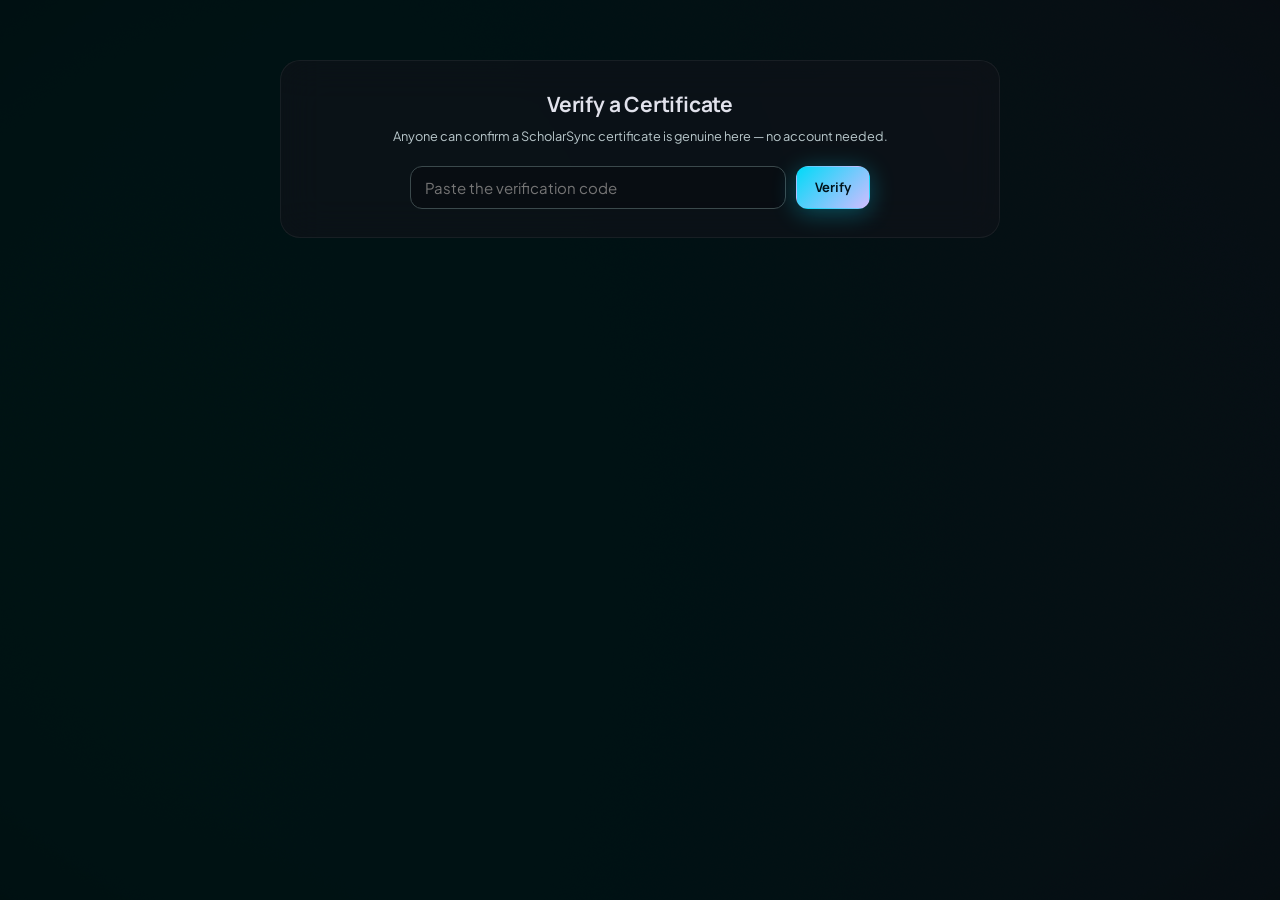
<file: frontend/verify.html>
<!DOCTYPE html>
<html lang="en">
<head>
<meta charset="UTF-8" />
<meta name="viewport" content="width=device-width, initial-scale=1.0" />
<title>Verify a Certificate — ScholarSync</title>
<link rel="stylesheet" href="css/styles.css" />
<link href="https://fonts.googleapis.com/css2?family=Material+Symbols+Outlined:wght,FILL@100..700,0..1&display=swap" rel="stylesheet" />
<link href="https://fonts.googleapis.com/css2?family=Manrope:wght@400;600;700;800&family=Plus+Jakarta+Sans:wght@400;500;600;700&family=EB+Garamond:ital,wght@0,400..700;1,400..700&display=swap" rel="stylesheet" />
</head>
<body>
<script src="js/nebula-bg.js"></script>

<div class="auth-wrapper" style="align-items: flex-start; padding-top: 60px;">
  <div style="width: 100%; max-width: 720px;">

    <div class="glass" style="padding: 28px 32px; border-radius: 20px; margin-bottom: 20px; text-align: center;">
      <h1 style="font-family: 'Manrope', sans-serif; font-size: 1.4rem; margin-bottom: 6px;">Verify a Certificate</h1>
      <p class="status-muted" style="margin-bottom: 20px;">
        Anyone can confirm a ScholarSync certificate is genuine here — no account needed.
      </p>

      <form id="verifyForm" onsubmit="handleVerify(event)" style="display:flex; gap:10px; max-width: 460px; margin: 0 auto;">
        <input id="codeInput" placeholder="Paste the verification code" style="flex:1; padding:11px 14px; border-radius:12px; border:1px solid var(--outline-variant); background:rgba(5,7,13,0.4); color:var(--text);" />
        <button class="btn btn-primary" type="submit">Verify</button>
      </form>
    </div>

    <div id="verifyError" class="error-banner hidden"></div>
    <div id="verifyResult"></div>

  </div>
</div>

<script src="js/api.js"></script>
<script src="js/verify.js"></script>
</body>
</html>
</file>
<file: frontend/css/styles.css>
/* =====================================================================
   ScholarSync Portal � Modern UI Design System
   Course Registration & Academic Management Portal
   Features: Deep dark theme, dynamic glassmorphic card surfaces,
   responsive sidebar navigation, and interactive typography.
   ===================================================================== */

@import url('https://fonts.googleapis.com/css2?family=Manrope:wght@400;600;700;800&family=Plus+Jakarta+Sans:wght@400;500;600;700&family=EB+Garamond:ital,wght@0,400..700;1,400..700&display=swap');

:root {
  /* Surface Color Hierarchy */
  --bg: #0b0e15;
  --surface-lowest: #0b0e15;
  --surface-low: #191b22;
  --surface: #1d1f26;
  --surface-high: #272a31;
  --surface-highest: #32353c;

  /* Glass */
  --glass-bg: rgba(17, 19, 26, 0.6);
  --glass-bg-strong: rgba(29, 31, 38, 0.75);
  --glass-border: rgba(255, 255, 255, 0.06);
  --glass-blur: 20px;

  /* Text */
  --text: #e1e2ec;
  --text-primary: #e1e2ec;
  --text-secondary: #bac9cd;
  --muted: #bac9cd;
  --outline: #859397;
  --outline-variant: #3b494c;

  /* Brand accents */
  --accent: #00daf8;
  --accent-soft: #baf2ff;
  --accent-bg: rgba(0, 218, 248, 0.14);
  --violet: #d0bcff;
  --violet-container: #571bc1;
  --violet-bg: rgba(208, 188, 255, 0.14);

  --success: #4ade80;
  --success-bg: rgba(74, 222, 128, 0.14);
  --danger: #ffb4ab;
  --danger-bg: rgba(255, 180, 171, 0.14);
  --neutral-bg: rgba(186, 201, 205, 0.12);

  --radius: 18px;
  --radius-sm: 12px;
  --shadow: 0 24px 70px rgba(0, 0, 0, 0.55);
  --shadow-sm: 0 1px 2px rgba(0,0,0,0.35), 0 10px 26px rgba(0,0,0,0.4);
  --glow: 0 4px 24px rgba(0, 218, 248, 0.32);
}

* { box-sizing: border-box; }

html, body {
  margin: 0;
  padding: 0;
  min-height: 100vh;
  background: var(--bg);
  color: var(--text);
  font-family: 'Plus Jakarta Sans', -apple-system, sans-serif;
  font-size: 15px;
  line-height: 1.5;
  overflow-x: hidden;
}

h1, h2, h3 { margin: 0; color: var(--text); font-family: 'Manrope', sans-serif; font-weight: 700; letter-spacing: -0.01em; }
h1 { font-size: 1.9rem; }
h2 { font-size: 1.3rem; }

p { margin: 0; }

button, input, select, textarea { font-family: inherit; font-size: inherit; }
input, select, textarea { color: var(--text); }

.course-code, .timestamp, .mono {
  font-family: ui-monospace, 'SFMono-Regular', Consolas, monospace;
}

a { color: var(--accent-soft); }

.hidden { display: none !important; }

/* ---------- nebula background canvas ---------- */

#glcanvas {
  position: fixed;
  top: 0;
  left: 0;
  width: 100vw;
  height: 100vh;
  z-index: 0;
  pointer-events: none;
}

/* Everything else sits above the canvas */
.auth-wrapper, .sidebar, .main, body > * { position: relative; z-index: 1; }
#glcanvas { z-index: 0; }

/* ---------- glass surface ---------- */

.glass {
  background: var(--glass-bg);
  backdrop-filter: blur(var(--glass-blur));
  -webkit-backdrop-filter: blur(var(--glass-blur));
  border: 1px solid var(--glass-border);
  transition: transform 0.35s cubic-bezier(0.16, 1, 0.3, 1), box-shadow 0.35s ease;
}

/* Subtle lift on hover, per the design brief's elevation spec */
.glass:hover {
  transform: translateY(-2px);
}

/* ---------- entrance animation (mirrors the mockup's fade-in-up) ---------- */

@keyframes fadeInUp {
  from { opacity: 0; transform: translateY(20px); }
  to   { opacity: 1; transform: translateY(0); }
}
@keyframes fadeIn {
  from { opacity: 0; }
  to   { opacity: 1; }
}
@keyframes pulseGlow {
  0%   { box-shadow: 0 4px 20px rgba(0, 218, 248, 0.3); }
  50%  { box-shadow: 0 4px 32px rgba(0, 218, 248, 0.6); }
  100% { box-shadow: 0 4px 20px rgba(0, 218, 248, 0.3); }
}
@keyframes floating {
  0%, 100% { transform: translateY(0); }
  50%      { transform: translateY(-10px); }
}

.sidebar, .auth-card, .topbar, .sheet, .stat-card, .table-wrapper {
  animation: fadeInUp 0.7s cubic-bezier(0.16, 1, 0.3, 1) forwards;
}

/* =====================================================================
   ScholarSync Portal � Modern UI Design System
   Course Registration & Academic Management Portal
   Features: Deep dark theme, dynamic glassmorphic card surfaces,
   responsive sidebar navigation, and interactive typography.
   ===================================================================== */

.auth-wrapper {
  min-height: 100vh;
  display: flex;
  align-items: center;
  justify-content: center;
  padding: 24px;
}

.auth-container {
  display: flex;
  width: 100%;
  max-width: 960px;
  min-height: 580px;
  border-radius: 28px;
  overflow: hidden;
  box-shadow: var(--shadow);
  border: 1px solid var(--glass-border);
}

.auth-left {
  flex: 1;
  padding: 52px 46px;
  display: flex;
  flex-direction: column;
  justify-content: center;
  background:
    radial-gradient(at 0% 0%, rgba(0, 218, 248, 0.15) 0px, transparent 50%),
    radial-gradient(at 100% 100%, rgba(87, 27, 193, 0.2) 0px, transparent 50%),
    var(--surface-low);
  border-right: 1px solid var(--glass-border);
}

.auth-brand { text-align: left; margin-bottom: 42px; }
.brand-icon { font-size: 2.6rem; margin-bottom: 14px; }

/* The "cinematic hero word" treatment: italic EB Garamond serif display type */
.auth-brand h1 {
  font-family: 'EB Garamond', serif;
  font-style: italic;
  font-weight: 500;
  font-size: clamp(2.2rem, 5vw, 3.2rem);
  line-height: 1.1;
  letter-spacing: -0.01em;
  color: var(--text);
  margin-bottom: 10px;
}
.brand-tagline { color: var(--text-secondary); font-size: 0.95rem; line-height: 1.55; font-family: 'Plus Jakarta Sans', sans-serif; }

.auth-features { display: flex; flex-direction: column; gap: 16px; }
.feature-item { display: flex; align-items: center; gap: 12px; font-size: 0.9rem; color: var(--text); }
.feature-icon {
  width: 22px; height: 22px; border-radius: 50%;
  background: var(--accent-bg); color: var(--accent);
  display: flex; align-items: center; justify-content: center;
  font-size: 0.7rem; font-weight: 700; flex-shrink: 0;
}

.auth-right {
  flex: 1;
  background: var(--glass-bg);
  backdrop-filter: blur(var(--glass-blur));
  -webkit-backdrop-filter: blur(var(--glass-blur));
  display: flex;
  align-items: center;
  justify-content: center;
  padding: 46px 42px;
}

.auth-card { width: 100%; max-width: 340px; animation: none; }
.auth-header { margin-bottom: 22px; }
.auth-header h2 { font-family: 'Manrope', sans-serif; font-size: 1.6rem; }
.auth-subtitle { color: var(--text-secondary); font-size: 0.88rem; margin-top: 6px; }

.auth-tabs {
  display: flex;
  background: rgba(5, 7, 13, 0.4);
  border: 1px solid var(--outline-variant);
  border-radius: var(--radius-sm);
  padding: 4px;
  margin-bottom: 20px;
}
.auth-tab {
  flex: 1;
  border: none;
  background: transparent;
  color: var(--text-secondary);
  padding: 9px;
  border-radius: 8px;
  cursor: pointer;
  font-weight: 600;
  font-size: 0.88rem;
  font-family: 'Manrope', sans-serif;
  transition: all 0.25s ease;
}
.auth-tab.active { background: linear-gradient(135deg, var(--accent) 0%, var(--violet) 100%); color: #00363f; }

.auth-error {
  background: var(--danger-bg);
  color: var(--danger);
  border: 1px solid rgba(255,180,171,0.35);
  padding: 10px 12px;
  border-radius: var(--radius-sm);
  font-size: 0.85rem;
  margin-bottom: 14px;
}

.form-group { margin-bottom: 14px; }
.form-group label {
  display: block;
  font-size: 0.72rem;
  font-weight: 700;
  letter-spacing: 0.06em;
  text-transform: uppercase;
  color: var(--text-secondary);
  margin-bottom: 6px;
  font-family: 'Manrope', sans-serif;
}

.input-group { position: relative; display: flex; align-items: center; }
.input-icon {
  position: absolute;
  left: 12px;
  font-size: 0.9rem;
  opacity: 0.8;
  pointer-events: none;
}
.input-group input {
  width: 100%;
  padding: 11px 12px 11px 38px;
  border-radius: var(--radius-sm);
  border: 1px solid var(--outline-variant);
  background: rgba(5, 7, 13, 0.4);
  transition: all 0.3s cubic-bezier(0.4, 0, 0.2, 1);
}
.input-group input:focus {
  outline: none;
  border-color: var(--accent-soft);
  background: rgba(5, 7, 13, 0.6);
  box-shadow: 0 0 15px rgba(0, 218, 248, 0.15);
}
.input-group input::placeholder { color: var(--outline); }

.auth-card .btn { width: 100%; justify-content: center; margin-top: 4px; }

.auth-footer { margin-top: 24px; text-align: center; }
.auth-divider { display: block; color: var(--text-secondary); font-size: 0.75rem; margin-bottom: 14px; }
.social-buttons { display: flex; gap: 10px; }
.social-btn {
  flex: 1;
  padding: 9px;
  border-radius: var(--radius-sm);
  border: 1px solid var(--outline-variant);
  background: rgba(5, 7, 13, 0.3);
  color: var(--text-secondary);
  cursor: not-allowed;
  font-weight: 600;
  font-size: 0.85rem;
  opacity: 0.55;
}

/* =====================================================================
   ScholarSync Portal � Modern UI Design System
   Course Registration & Academic Management Portal
   Features: Deep dark theme, dynamic glassmorphic card surfaces,
   responsive sidebar navigation, and interactive typography.
   ===================================================================== */

body:has(.sidebar) { display: flex; min-height: 100vh; }

.sidebar {
  width: 244px;
  flex-shrink: 0;
  min-height: 100vh;
  display: flex;
  flex-direction: column;
  padding: 24px 16px;
  background: var(--glass-bg);
  backdrop-filter: blur(var(--glass-blur));
  -webkit-backdrop-filter: blur(var(--glass-blur));
  border-right: 1px solid var(--glass-border);
  position: sticky;
  top: 0;
}

.sidebar-brand {
  display: flex;
  align-items: center;
  gap: 10px;
  font-family: 'Manrope', sans-serif;
  font-weight: 800;
  font-size: 1.1rem;
  padding: 8px 10px 26px;
}
.brand-emoji { font-size: 1.3rem; }
.brand-name { color: var(--text); background: linear-gradient(135deg, var(--accent-soft), var(--violet)); -webkit-background-clip: text; background-clip: text; -webkit-text-fill-color: transparent; }

.sidebar-nav { display: flex; flex-direction: column; gap: 4px; flex: 1; }

.nav-item {
  display: flex;
  align-items: center;
  gap: 10px;
  padding: 11px 12px;
  border-radius: var(--radius-sm);
  color: var(--text-secondary);
  text-decoration: none;
  font-weight: 600;
  font-size: 0.9rem;
  font-family: 'Manrope', sans-serif;
  transition: all 0.25s ease;
}
.nav-item:hover { background: rgba(255,255,255,0.04); color: var(--text); }
.nav-item.active { background: var(--accent-bg); color: var(--accent-soft); box-shadow: inset 0 0 0 1px rgba(0,218,248,0.25); }
.nav-icon { font-size: 1.05rem; display: inline-flex; }

.sidebar-footer { border-top: 1px solid var(--glass-border); padding-top: 14px; }

.user-profile { display: flex; align-items: center; gap: 10px; }
.user-avatar {
  width: 36px; height: 36px; border-radius: 50%;
  background: linear-gradient(135deg, var(--accent) 0%, var(--violet) 100%);
  color: #00131a;
  display: flex; align-items: center; justify-content: center;
  font-weight: 800; flex-shrink: 0; font-family: 'Manrope', sans-serif;
}
.user-info { display: flex; flex-direction: column; flex: 1; min-width: 0; }
.user-name { font-size: 0.85rem; font-weight: 700; color: var(--text); white-space: nowrap; overflow: hidden; text-overflow: ellipsis; font-family: 'Manrope', sans-serif; }
.user-role { font-size: 0.72rem; color: var(--text-secondary); }
.logout-btn { background: transparent; border: none; cursor: pointer; opacity: 0.7; padding: 4px; color: var(--text-secondary); }
.logout-btn:hover { opacity: 1; color: var(--danger); }

.main { flex: 1; min-width: 0; padding: 26px 34px 60px; }

.tab-content { margin-top: 4px; }
.tab-panel { display: none; }
.tab-panel.active { display: block; }

.topbar {
  display: flex;
  align-items: center;
  justify-content: space-between;
  padding: 22px 26px;
  border-radius: var(--radius);
  margin-bottom: 24px;
  gap: 16px;
  background: var(--glass-bg);
  backdrop-filter: blur(var(--glass-blur));
  -webkit-backdrop-filter: blur(var(--glass-blur));
  border: 1px solid var(--glass-border);
}
.topbar-left h1 { font-family: 'Manrope', sans-serif; font-weight: 800; letter-spacing: -0.02em; }
.topbar-left p { color: var(--text-secondary); font-size: 0.88rem; margin-top: 4px; }
.topbar-right { display: flex; align-items: center; gap: 12px; }

.welcome-badge {
  font-size: 0.8rem;
  padding: 6px 14px;
  border-radius: 20px;
  background: var(--violet-bg);
  color: var(--violet);
  white-space: nowrap;
  font-family: 'Manrope', sans-serif;
  font-weight: 600;
}

/* ---------- stat cards (admin) ---------- */

.stats-grid {
  display: grid;
  grid-template-columns: repeat(4, 1fr);
  gap: 16px;
  margin-bottom: 24px;
}
.stat-card {
  display: flex;
  align-items: center;
  gap: 14px;
  padding: 20px;
  border-radius: var(--radius);
  background: var(--glass-bg);
  backdrop-filter: blur(var(--glass-blur));
  -webkit-backdrop-filter: blur(var(--glass-blur));
  border: 1px solid var(--glass-border);
}
.stat-icon {
  width: 44px; height: 44px; border-radius: var(--radius-sm);
  background: var(--accent-bg); color: var(--accent-soft);
  display: flex; align-items: center; justify-content: center;
  font-size: 1.2rem; flex-shrink: 0;
}
.stat-label { display: block; font-size: 0.74rem; color: var(--text-secondary); font-family: 'Manrope', sans-serif; text-transform: uppercase; letter-spacing: 0.04em; }
.stat-value { display: block; font-size: 1.5rem; font-weight: 800; margin-top: 3px; font-family: 'Manrope', sans-serif; }

/* ---------- search section (student catalog) ---------- */

.search-section {
  padding: 18px 20px; border-radius: var(--radius); margin-bottom: 18px;
  background: var(--glass-bg);
  backdrop-filter: blur(var(--glass-blur));
  -webkit-backdrop-filter: blur(var(--glass-blur));
  border: 1px solid var(--glass-border);
}
.search-grid { display: grid; grid-template-columns: 2fr 1fr auto; gap: 14px; align-items: end; }
.search-group label { display: block; font-size: 0.74rem; font-weight: 700; color: var(--text-secondary); margin-bottom: 6px; font-family: 'Manrope', sans-serif; text-transform: uppercase; letter-spacing: 0.04em; }
.search-group input {
  width: 100%;
  padding: 10px 12px;
  border-radius: var(--radius-sm);
  border: 1px solid var(--outline-variant);
  background: rgba(5, 7, 13, 0.35);
}
.search-group input::placeholder { color: var(--outline); }

/* ---------- error banner ---------- */

.error-banner {
  background: var(--danger-bg);
  color: var(--danger);
  border: 1px solid rgba(255,180,171,0.35);
  padding: 11px 14px;
  border-radius: var(--radius-sm);
  font-size: 0.85rem;
  margin-bottom: 16px;
}

/* ---------- table ---------- */

.table-wrapper {
  border-radius: var(--radius);
  overflow: hidden;
  background: var(--glass-bg);
  backdrop-filter: blur(var(--glass-blur));
  -webkit-backdrop-filter: blur(var(--glass-blur));
  border: 1px solid var(--glass-border);
}

.modern-table { width: 100%; border-collapse: collapse; }
.modern-table thead th {
  text-align: left;
  font-size: 0.7rem;
  letter-spacing: 0.06em;
  text-transform: uppercase;
  color: var(--text-secondary);
  padding: 15px 18px;
  border-bottom: 1px solid var(--glass-border);
  font-family: 'Manrope', sans-serif;
}
.modern-table tbody td {
  padding: 15px 18px;
  border-bottom: 1px solid var(--glass-border);
  vertical-align: middle;
}
.modern-table tbody tr:last-child td { border-bottom: none; }
.modern-table tbody tr:hover td { background: rgba(0, 218, 248, 0.03); }

.loading-cell, .empty-cell {
  text-align: center;
  color: var(--text-secondary);
  padding: 38px 10px;
}
.spinner {
  width: 22px; height: 22px;
  border: 2.5px solid var(--outline-variant);
  border-top-color: var(--accent);
  border-radius: 50%;
  margin: 0 auto 10px;
  animation: spin 0.8s linear infinite;
}
@keyframes spin { to { transform: rotate(360deg); } }

.status-muted { color: var(--text-secondary); font-size: 0.85rem; }

.seats { font-weight: 700; }
.seats-full { color: var(--danger); }

/* ---------- badges ---------- */

.badge {
  display: inline-block;
  font-size: 0.72rem;
  font-weight: 700;
  letter-spacing: 0.03em;
  padding: 4px 11px;
  border-radius: 20px;
  font-family: 'Manrope', sans-serif;
}
.badge-pending       { color: var(--accent-soft); background: var(--accent-bg); }
.badge-approved      { color: var(--success);     background: var(--success-bg); }
.badge-rejected      { color: var(--danger);      background: var(--danger-bg); }
.badge-drop_pending  { color: var(--accent-soft); background: var(--accent-bg); }
.badge-dropped       { color: var(--text-secondary); background: var(--neutral-bg); }
.badge-drop_rejected { color: var(--success);     background: var(--success-bg); }
.badge-active        { color: var(--success);     background: var(--success-bg); }
.badge-removed       { color: var(--danger);      background: var(--danger-bg); }

/* ---------- buttons ---------- */

.btn {
  display: inline-flex;
  align-items: center;
  justify-content: center;
  gap: 6px;
  border: 1px solid transparent;
  padding: 10px 18px;
  border-radius: var(--radius-sm);
  cursor: pointer;
  font-weight: 700;
  font-size: 0.87rem;
  font-family: 'Manrope', sans-serif;
  white-space: nowrap;
  transition: all 0.25s cubic-bezier(0.4, 0, 0.2, 1);
}
.btn:disabled { opacity: 0.45; cursor: not-allowed; }

.btn-primary, .btn-gradient {
  background: linear-gradient(135deg, #00daf8 0%, #d0bcff 100%);
  color: #00131a;
  box-shadow: var(--glow);
}
.btn-primary:hover, .btn-gradient:hover { transform: translateY(-1px); box-shadow: 0 4px 30px rgba(0, 218, 248, 0.5); }

.btn-block { width: 100%; }

.btn-success { background: var(--success); color: #052e16; }
.btn-success:hover { filter: brightness(1.08); }

.btn-danger { background: var(--danger); color: #4c0300; }
.btn-danger:hover { filter: brightness(1.08); }

.btn-outline {
  background: rgba(255,255,255,0.03);
  border-color: var(--outline-variant);
  color: var(--text);
}
.btn-outline:hover { background: rgba(255,255,255,0.07); border-color: var(--accent-soft); }

.btn-exit {
  background: transparent;
  border-color: var(--outline-variant);
  color: var(--text-secondary);
}
.btn-exit:hover { background: rgba(255,255,255,0.05); color: var(--text); }

.btn-small { padding: 6px 12px; font-size: 0.78rem; }

/* ---------- forms (admin course modal) ---------- */

.form-grid { display: grid; grid-template-columns: 1fr 1fr; gap: 14px; margin-bottom: 6px; }
.form-grid .full-width { grid-column: 1 / -1; }

.form-grid .form-group label {
  display: block;
  font-size: 0.72rem;
  font-weight: 700;
  color: var(--text-secondary);
  margin-bottom: 6px;
  font-family: 'Manrope', sans-serif;
  text-transform: uppercase;
  letter-spacing: 0.04em;
}
.form-grid input, .form-grid select, .form-grid textarea {
  width: 100%;
  padding: 10px 12px;
  border-radius: var(--radius-sm);
  border: 1px solid var(--outline-variant);
  background: rgba(5, 7, 13, 0.35);
  color: var(--text);
}
.form-grid input:focus, .form-grid select:focus, .form-grid textarea:focus {
  outline: none;
  border-color: var(--accent-soft);
  box-shadow: 0 0 12px rgba(0, 218, 248, 0.15);
}
.form-grid textarea { resize: vertical; }

.time-group { display: flex; align-items: center; gap: 8px; }
.time-group input { flex: 1; }

/* ---------- modals ---------- */

.modal-overlay {
  position: fixed;
  inset: 0;
  background: rgba(5, 7, 13, 0.7);
  backdrop-filter: blur(4px);
  display: flex;
  align-items: center;
  justify-content: center;
  z-index: 100;
  padding: 20px;
  animation: fadeIn 0.25s ease;
}
.modal {
  width: 100%;
  max-width: 520px;
  max-height: 88vh;
  overflow-y: auto;
  border-radius: var(--radius);
  padding: 26px 28px;
  box-shadow: var(--shadow);
  background: var(--glass-bg-strong);
  backdrop-filter: blur(var(--glass-blur));
  -webkit-backdrop-filter: blur(var(--glass-blur));
  border: 1px solid var(--glass-border);
  animation: fadeInUp 0.35s cubic-bezier(0.16, 1, 0.3, 1);
}
.modal-header {
  display: flex;
  align-items: center;
  justify-content: space-between;
  margin-bottom: 18px;
}
.modal-header h2 { font-family: 'Manrope', sans-serif; }
.modal-close {
  background: transparent;
  border: none;
  color: var(--text-secondary);
  cursor: pointer;
  padding: 4px 8px;
  border-radius: 8px;
}
.modal-close:hover { color: var(--text); background: rgba(255,255,255,0.06); }
.modal-actions { display: flex; justify-content: flex-end; gap: 10px; margin-top: 20px; }

/* =====================================================================
   ScholarSync Portal � Modern UI Design System
   Course Registration & Academic Management Portal
   Features: Deep dark theme, dynamic glassmorphic card surfaces,
   responsive sidebar navigation, and interactive typography.
   ===================================================================== */

@media (max-width: 900px) {
  .auth-left { display: none; }
  .stats-grid { grid-template-columns: repeat(2, 1fr); }
  .search-grid { grid-template-columns: 1fr; }
}

@media (max-width: 720px) {
  body:has(.sidebar) { flex-direction: column; }
  .sidebar {
    width: 100%;
    min-height: auto;
    flex-direction: row;
    align-items: center;
    position: static;
    border-right: none;
    border-bottom: 1px solid var(--glass-border);
    padding: 12px 16px;
  }
  .sidebar-brand { padding: 0; }
  .sidebar-nav { flex-direction: row; }
  .sidebar-footer { border-top: none; padding-top: 0; margin-left: auto; }
  .main { padding: 18px; }
  .topbar { flex-wrap: wrap; }
  .form-grid { grid-template-columns: 1fr; }
  .stats-grid { grid-template-columns: 1fr 1fr; }
}
/* =====================================================================
   ScholarSync Portal � Modern UI Design System
   Course Registration & Academic Management Portal
   Features: Deep dark theme, dynamic glassmorphic card surfaces,
   responsive sidebar navigation, and interactive typography.
   ===================================================================== */

.certificate-shell {
  padding: 6px;
  background: linear-gradient(135deg, #d4af6a, #f4e2b8, #d4af6a);
  border-radius: 14px;
}

.certificate {
  position: relative;
  background: #faf6ec;
  color: #1a2332;
  border: 2px solid #b8935f;
  border-radius: 10px;
  padding: 44px 48px 36px;
  font-family: 'Plus Jakarta Sans', sans-serif;
  overflow: hidden;
}

/* inner hairline border, the classic "double rule" certificate frame */
.certificate::before {
  content: '';
  position: absolute;
  inset: 10px;
  border: 1px solid #cbb078;
  border-radius: 6px;
  pointer-events: none;
}

.certificate-seal {
  width: 64px;
  height: 64px;
  margin: 0 auto 6px;
  color: #b8935f;
}

.certificate-kicker {
  text-align: center;
  font-family: 'Manrope', sans-serif;
  font-size: 0.72rem;
  font-weight: 700;
  letter-spacing: 0.22em;
  text-transform: uppercase;
  color: #8a6a3d;
}

.certificate-issuer {
  text-align: center;
  font-family: 'Manrope', sans-serif;
  font-weight: 800;
  font-size: 1rem;
  letter-spacing: 0.04em;
  color: #1a2332;
  margin-top: 2px;
}

.certificate-lead {
  text-align: center;
  font-family: 'EB Garamond', serif;
  font-style: italic;
  font-size: 1.05rem;
  color: #52432a;
  margin-top: 22px;
}

.certificate-name {
  text-align: center;
  font-family: 'EB Garamond', serif;
  font-style: italic;
  font-weight: 600;
  font-size: clamp(2rem, 5vw, 2.8rem);
  color: #1a2332;
  margin: 8px 0;
  line-height: 1.15;
}

.certificate-body {
  text-align: center;
  font-family: 'EB Garamond', serif;
  font-style: italic;
  font-size: 1.05rem;
  color: #52432a;
  margin-top: 4px;
}

.certificate-course {
  text-align: center;
  font-family: 'Manrope', sans-serif;
  font-weight: 800;
  font-size: 1.25rem;
  color: #1a2332;
  margin: 10px 0 0;
}

.certificate-divider {
  width: 80px;
  height: 2px;
  margin: 26px auto;
  background: #b8935f;
}

.certificate-footer {
  display: flex;
  justify-content: space-between;
  align-items: flex-end;
  gap: 24px;
  margin-top: 8px;
}

.certificate-field { text-align: center; flex: 1; }
.certificate-field .value {
  font-family: 'EB Garamond', serif;
  font-style: italic;
  font-size: 1.05rem;
  color: #1a2332;
  padding-bottom: 6px;
  border-bottom: 1px solid #b8935f;
  margin-bottom: 6px;
}
.certificate-field .label {
  font-family: 'Manrope', sans-serif;
  font-size: 0.68rem;
  font-weight: 700;
  letter-spacing: 0.1em;
  text-transform: uppercase;
  color: #8a6a3d;
}

.certificate-code {
  text-align: center;
  margin-top: 26px;
  font-family: ui-monospace, monospace;
  font-size: 0.7rem;
  color: #8a6a3d;
  letter-spacing: 0.04em;
}

/* Print / Save-as-PDF: hide everything on the page except the certificate itself */
@media print {
  body * { visibility: hidden; }
  .certificate-printable, .certificate-printable * { visibility: visible; }
  .certificate-printable {
    position: fixed;
    inset: 0;
    margin: 0;
    padding: 24px;
  }
  #glcanvas, .modal-close, .certificate-print-btn { display: none !important; }
  .certificate, .certificate-shell {
    -webkit-print-color-adjust: exact;
    print-color-adjust: exact;
  }
  @page { size: landscape; margin: 0.4in; }
}
</file>
